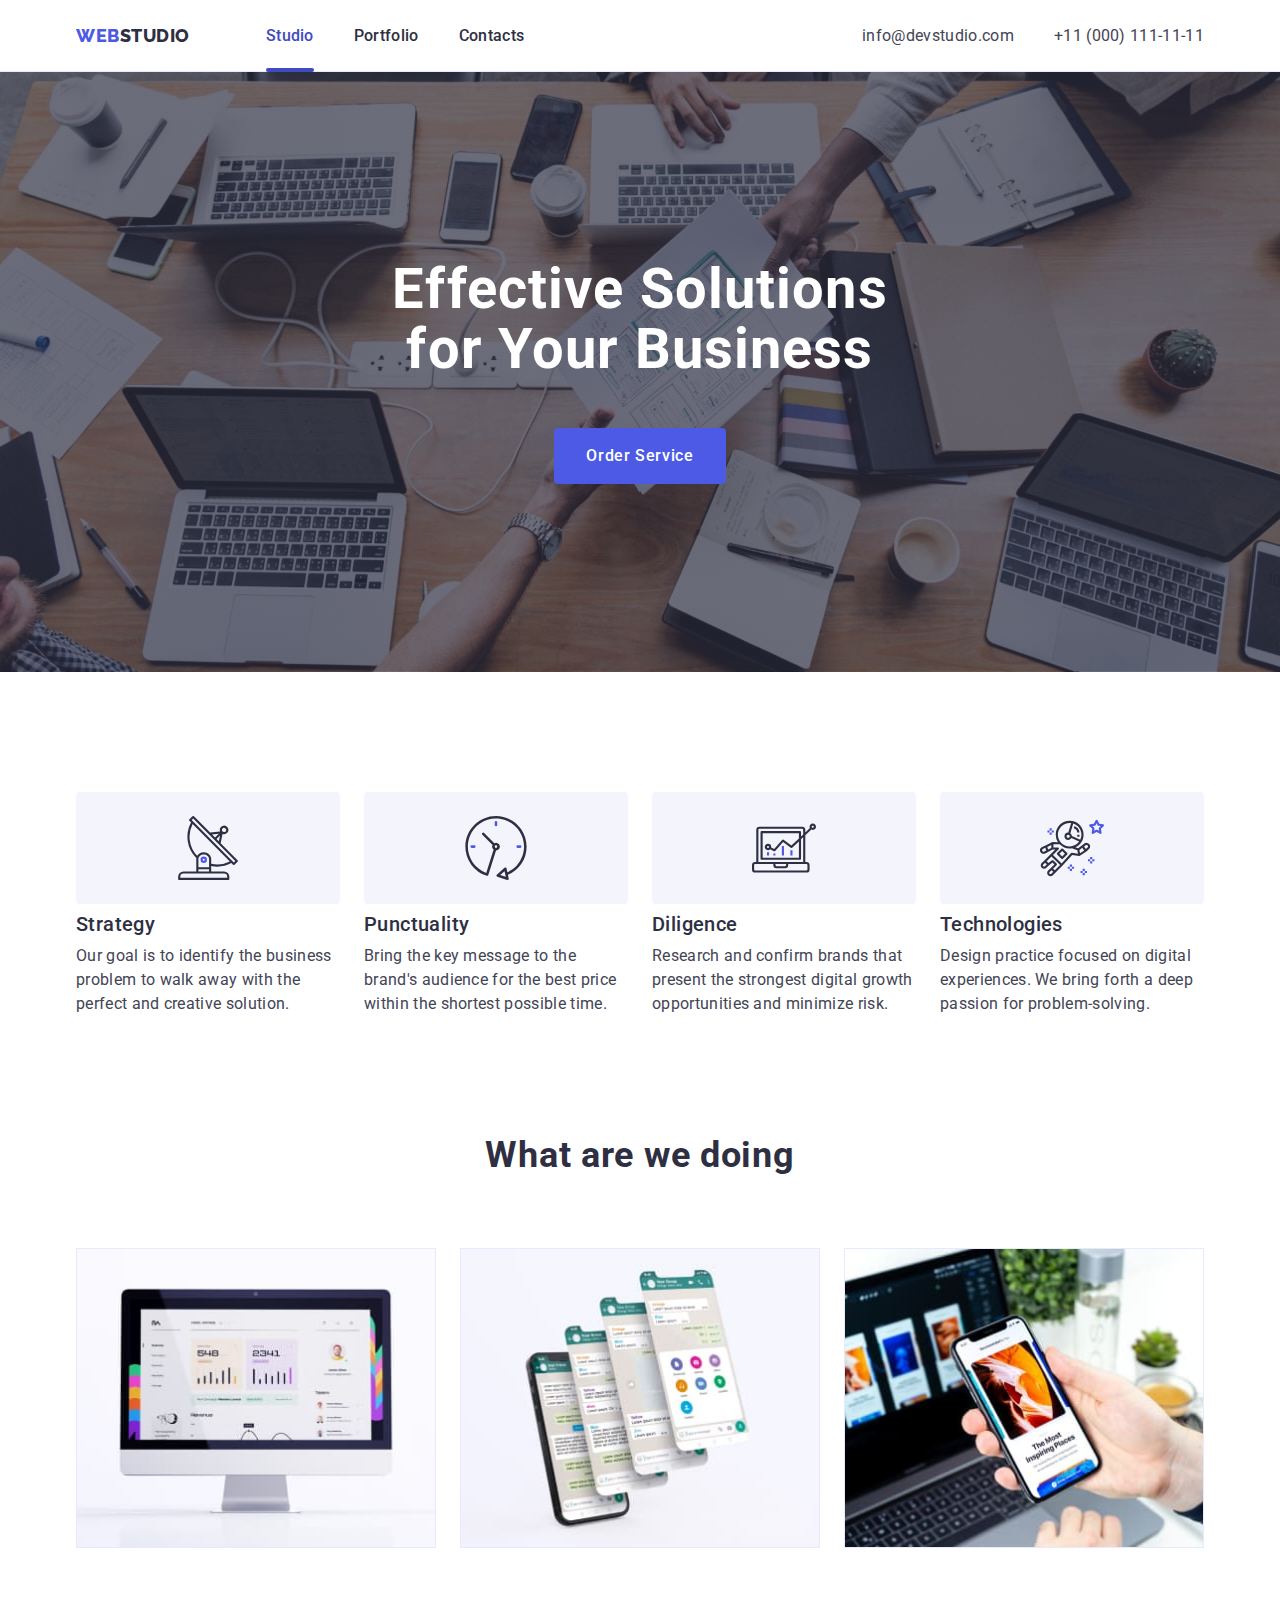
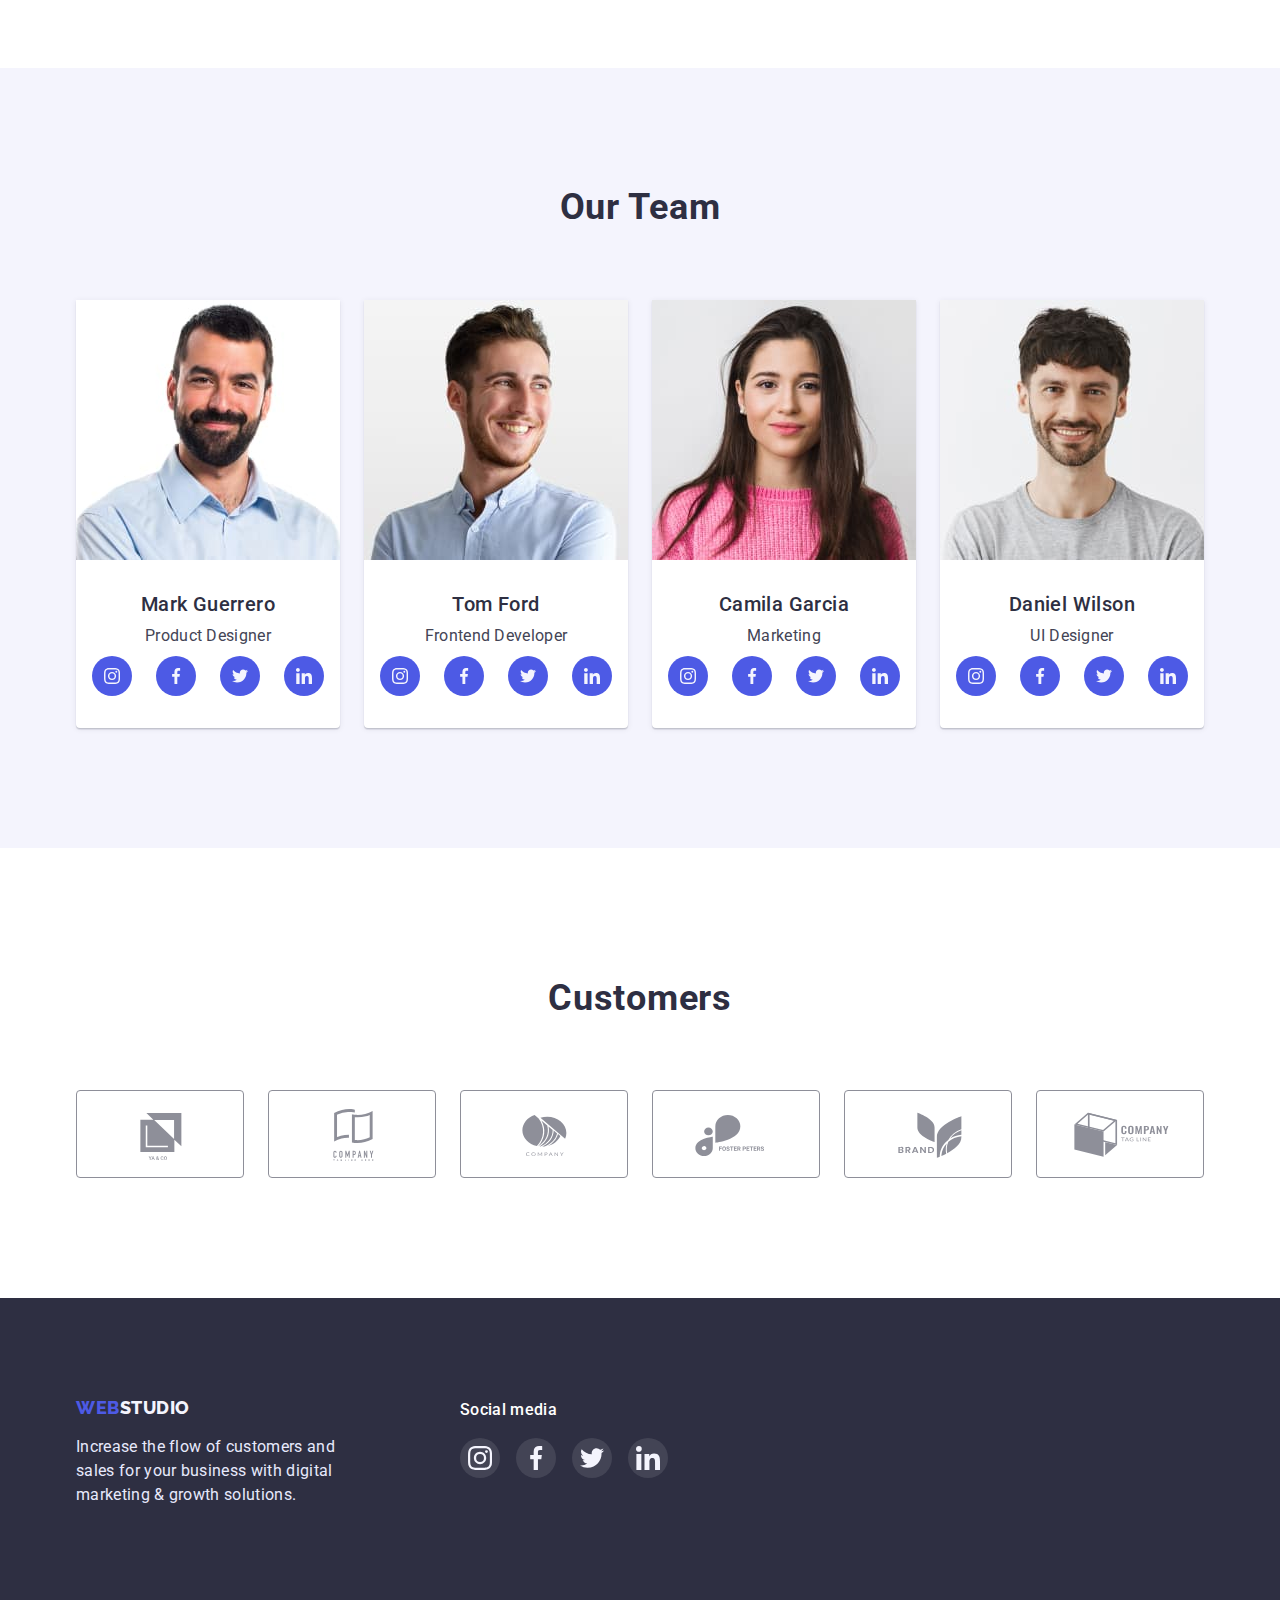
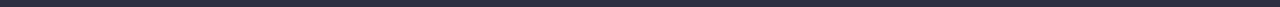
<file: index.html>
<!DOCTYPE html>
<html lang="en">
  <head>
    <meta charset="UTF-8" />
    <meta http-equiv="X-UA-Compatible" content="IE=edge" />
    <meta name="viewport" content="width=device-width, initial-scale=1.0" />
    <title>Web Studio</title>
    <link
      href="https://fonts.googleapis.com/css2?family=Raleway:wght@800&family=Roboto:wght@400;500;700;900&display=swap"
      rel="stylesheet"
    />
    <link rel="stylesheet" href="./css/modern-normalize.css" />
    <link rel="stylesheet" href="./css/styles.css" />
  </head>

  <body>
    <header class="header">
      <div class="container">
        <nav class="header-nav">
          <a class="logo" href="./index.html">
            Web<span class="logo-navy-blue">Studio</span>
          </a>
          <ul class="header-nav-list">
            <li class="header-nav-item">
              <a class="header-nav-list-link active" href="./index.html"
                >Studio</a
              >
            </li>
            <li class="header-nav-item">
              <a class="header-nav-list-link" href="./portfolio.html">
                Portfolio
              </a>
            </li>
            <li class="header-nav-item">
              <a class="header-nav-list-link" href="#">Contacts</a>
            </li>
          </ul>
        </nav>
        <address class="address">
          <ul class="contact-information">
            <li>
              <a href="mailto:info@devstudio.com">info@devstudio.com</a>
            </li>
            <li>
              <a href="tel:+110001111111">+11 (000) 111-11-11</a>
            </li>
          </ul>
        </address>
      </div>
    </header>

    <main>
      <section class="hero-image">
        <div class="container">
          <h1 class="hero-title">Effective Solutions for Your Business</h1>
          <button class="hero-button" type="button" data-modal-open>
            Order Service
          </button>
        </div>
      </section>

      <section class="our-advantages">
        <div class="container">
          <h2 class="visually-hidden">Our advantages</h2>
          <ul class="our-advantages-list">
            <li class="our-advantages-item">
              <div class="our-advantages-item-icon">
                <svg class="our-advantages-icon">
                  <use href="./images/icons.svg#icon-antenna1"></use>
                </svg>
              </div>
              <h3>Strategy</h3>
              <p>
                Our goal is to identify the business problem to walk away with
                the perfect and creative solution.
              </p>
            </li>
            <li class="our-advantages-item">
              <div class="our-advantages-item-icon">
                <svg class="our-advantages-icon">
                  <use href="./images/icons.svg#icon-clock1"></use>
                </svg>
              </div>
              <h3>Punctuality</h3>
              <p>
                Bring the key message to the brand's audience for the best price
                within the shortest possible time.
              </p>
            </li>
            <li class="our-advantages-item">
              <div class="our-advantages-item-icon">
                <svg class="our-advantages-icon">
                  <use href="./images/icons.svg#icon-diagram1"></use>
                </svg>
              </div>
              <h3>Diligence</h3>
              <p>
                Research and confirm brands that present the strongest digital
                growth opportunities and minimize risk.
              </p>
            </li>
            <li class="our-advantages-item">
              <div class="our-advantages-item-icon">
                <svg class="our-advantages-icon">
                  <use href="./images/icons.svg#icon-astronaut1"></use>
                </svg>
              </div>
              <h3>Technologies</h3>
              <p>
                Design practice focused on digital experiences. We bring forth a
                deep passion for problem-solving.
              </p>
            </li>
          </ul>
        </div>
      </section>

      <section class="examples-of-work">
        <div class="container">
          <h2 class="title">What are we doing</h2>
          <ul class="list">
            <li>
              <img src="./images/img1.jpg" alt="picture" width="360" />
            </li>
            <li>
              <img src="./images/img2.jpg" alt="picture" width="360" />
            </li>
            <li>
              <img src="./images/img3.jpg" alt="picture" width="360" />
            </li>
          </ul>
        </div>
      </section>

      <section class="our-team">
        <div class="container">
          <h2 class="title">Our Team</h2>
          <ul class="list">
            <li class="our-team-item">
              <img
                src="./images/mark-guerrero.jpg"
                alt="Mark Guerrero"
                width="264"
              />
              <div class="our-team-content">
                <h3 class="name">Mark Guerrero</h3>
                <p class="profession">Product Designer</p>
                <ul class="socials-list">
                  <li class="socials-item">
                    <a class="socials-link" href="#">
                      <svg class="socials-icon">
                        <use href="./images/icons.svg#icon-instagram"></use>
                      </svg>
                    </a>
                  </li>
                  <li class="socials-item">
                    <a class="socials-link" href="#">
                      <svg class="socials-icon">
                        <use href="./images/icons.svg#icon-facebook"></use>
                      </svg>
                    </a>
                  </li>
                  <li class="socials-item">
                    <a class="socials-link" href="#">
                      <svg class="socials-icon">
                        <use href="./images/icons.svg#icon-twitter"></use>
                      </svg>
                    </a>
                  </li>
                  <li class="socials-item">
                    <a class="socials-link" href="#">
                      <svg class="socials-icon">
                        <use href="./images/icons.svg#icon-linkedin"></use>
                      </svg>
                    </a>
                  </li>
                </ul>
              </div>
            </li>
            <li class="our-team-item">
              <img src="./images/tom-ford.jpg" alt="Tom Ford" width="264" />
              <div class="our-team-content">
                <h3 class="name">Tom Ford</h3>
                <p class="profession">Frontend Developer</p>
                <ul class="socials-list">
                  <li class="socials-item">
                    <a class="socials-link" href="#">
                      <svg class="socials-icon">
                        <use href="./images/icons.svg#icon-instagram"></use>
                      </svg>
                    </a>
                  </li>
                  <li class="socials-item">
                    <a class="socials-link" href="#">
                      <svg class="socials-icon">
                        <use href="./images/icons.svg#icon-facebook"></use>
                      </svg>
                    </a>
                  </li>
                  <li class="socials-item">
                    <a class="socials-link" href="#">
                      <svg class="socials-icon">
                        <use href="./images/icons.svg#icon-twitter"></use>
                      </svg>
                    </a>
                  </li>
                  <li class="socials-item">
                    <a class="socials-link" href="#">
                      <svg class="socials-icon">
                        <use href="./images/icons.svg#icon-linkedin"></use>
                      </svg>
                    </a>
                  </li>
                </ul>
              </div>
            </li>
            <li class="our-team-item">
              <img
                src="./images/camila-garcia.jpg"
                alt="Camila Garcia"
                width="264"
              />
              <div class="our-team-content">
                <h3 class="name">Camila Garcia</h3>
                <p class="profession">Marketing</p>
                <ul class="socials-list">
                  <li class="socials-item">
                    <a class="socials-link" href="#">
                      <svg class="socials-icon">
                        <use href="./images/icons.svg#icon-instagram"></use>
                      </svg>
                    </a>
                  </li>
                  <li class="socials-item">
                    <a class="socials-link" href="#">
                      <svg class="socials-icon">
                        <use href="./images/icons.svg#icon-facebook"></use>
                      </svg>
                    </a>
                  </li>
                  <li class="socials-item">
                    <a class="socials-link" href="#">
                      <svg class="socials-icon">
                        <use href="./images/icons.svg#icon-twitter"></use>
                      </svg>
                    </a>
                  </li>
                  <li class="socials-item">
                    <a class="socials-link" href="#">
                      <svg class="socials-icon">
                        <use href="./images/icons.svg#icon-linkedin"></use>
                      </svg>
                    </a>
                  </li>
                </ul>
              </div>
            </li>
            <li class="our-team-item">
              <img
                src="./images/daniel-wilson.jpg"
                alt="Daniel Wilson"
                width="264"
              />
              <div class="our-team-content">
                <h3 class="name">Daniel Wilson</h3>
                <p class="profession">UI Designer</p>
                <ul class="socials-list">
                  <li class="socials-item">
                    <a class="socials-link" href="#">
                      <svg class="socials-icon">
                        <use href="./images/icons.svg#icon-instagram"></use>
                      </svg>
                    </a>
                  </li>
                  <li class="socials-item">
                    <a class="socials-link" href="#">
                      <svg class="socials-icon">
                        <use href="./images/icons.svg#icon-facebook"></use>
                      </svg>
                    </a>
                  </li>
                  <li class="socials-item">
                    <a class="socials-link" href="#">
                      <svg class="socials-icon">
                        <use href="./images/icons.svg#icon-twitter"></use>
                      </svg>
                    </a>
                  </li>
                  <li class="socials-item">
                    <a class="socials-link" href="#">
                      <svg class="socials-icon">
                        <use href="./images/icons.svg#icon-linkedin"></use>
                      </svg>
                    </a>
                  </li>
                </ul>
              </div>
            </li>
          </ul>
        </div>
      </section>

      <section class="customers">
        <div class="container">
          <h2 class="customers-title">Customers</h2>
          <ul class="customers-list">
            <li class="customers-item">
              <a class="customers-link" href="#">
                <svg class="customers-icon">
                  <use href="./images/icons.svg#icon-Logo"></use>
                </svg>
              </a>
            </li>
            <li class="customers-item">
              <a class="customers-link" href="#">
                <svg class="customers-icon">
                  <use href="./images/icons.svg#icon-Logo2"></use>
                </svg>
              </a>
            </li>
            <li class="customers-item">
              <a class="customers-link" href="#">
                <svg class="customers-icon">
                  <use href="./images/icons.svg#icon-Logo3"></use>
                </svg>
              </a>
            </li>
            <li class="customers-item">
              <a class="customers-link" href="#">
                <svg class="customers-icon">
                  <use href="./images/icons.svg#icon-Logo4"></use>
                </svg>
              </a>
            </li>
            <li class="customers-item">
              <a class="customers-link" href="#">
                <svg class="customers-icon">
                  <use href="./images/icons.svg#icon-Logo5"></use>
                </svg>
              </a>
            </li>
            <li class="customers-item">
              <a class="customers-link" href="#">
                <svg class="customers-icon">
                  <use href="./images/icons.svg#icon-Logo6"></use>
                </svg>
              </a>
            </li>
          </ul>
        </div>
      </section>
    </main>

    <footer class="footer">
      <div class="container">
        <div class="footer-description">
          <a class="logo logo--footer" href="./index.html">
            Web<span class="logo-cloud">Studio</span>
          </a>
          <p class="footer-text">
            Increase the flow of customers and sales for your business with
            digital marketing & growth solutions.
          </p>
        </div>
        <div class="footer-socials">
          <h2 class="footer-title">Social media</h2>
          <ul class="footer-list">
            <li class="footer-item">
              <a class="footer-link" href="#">
                <svg class="footer-icon">
                  <use href="./images/icons.svg#icon-instagram"></use>
                </svg>
              </a>
            </li>
            <li class="footer-item">
              <a class="footer-link" href="#">
                <svg class="footer-icon">
                  <use href="./images/icons.svg#icon-facebook"></use>
                </svg>
              </a>
            </li>
            <li class="footer-item">
              <a class="footer-link" href="#">
                <svg class="footer-icon">
                  <use href="./images/icons.svg#icon-twitter"></use>
                </svg>
              </a>
            </li>
            <li class="footer-item">
              <a class="footer-link" href="#">
                <svg class="footer-icon">
                  <use href="./images/icons.svg#icon-linkedin"></use>
                </svg>
              </a>
            </li>
          </ul>
        </div>
      </div>
    </footer>

    <div class="backdrop is-hidden" data-modal>
      <div class="modal">
        <button class="modal-close-button" type="button" data-modal-close>
          <svg class="modal-icon">
            <use href="./images/icons.svg#icon-close"></use>
          </svg>
        </button>
      </div>
    </div>

    <script src="./js/modal.js"></script>
  </body>
</html>
</file>
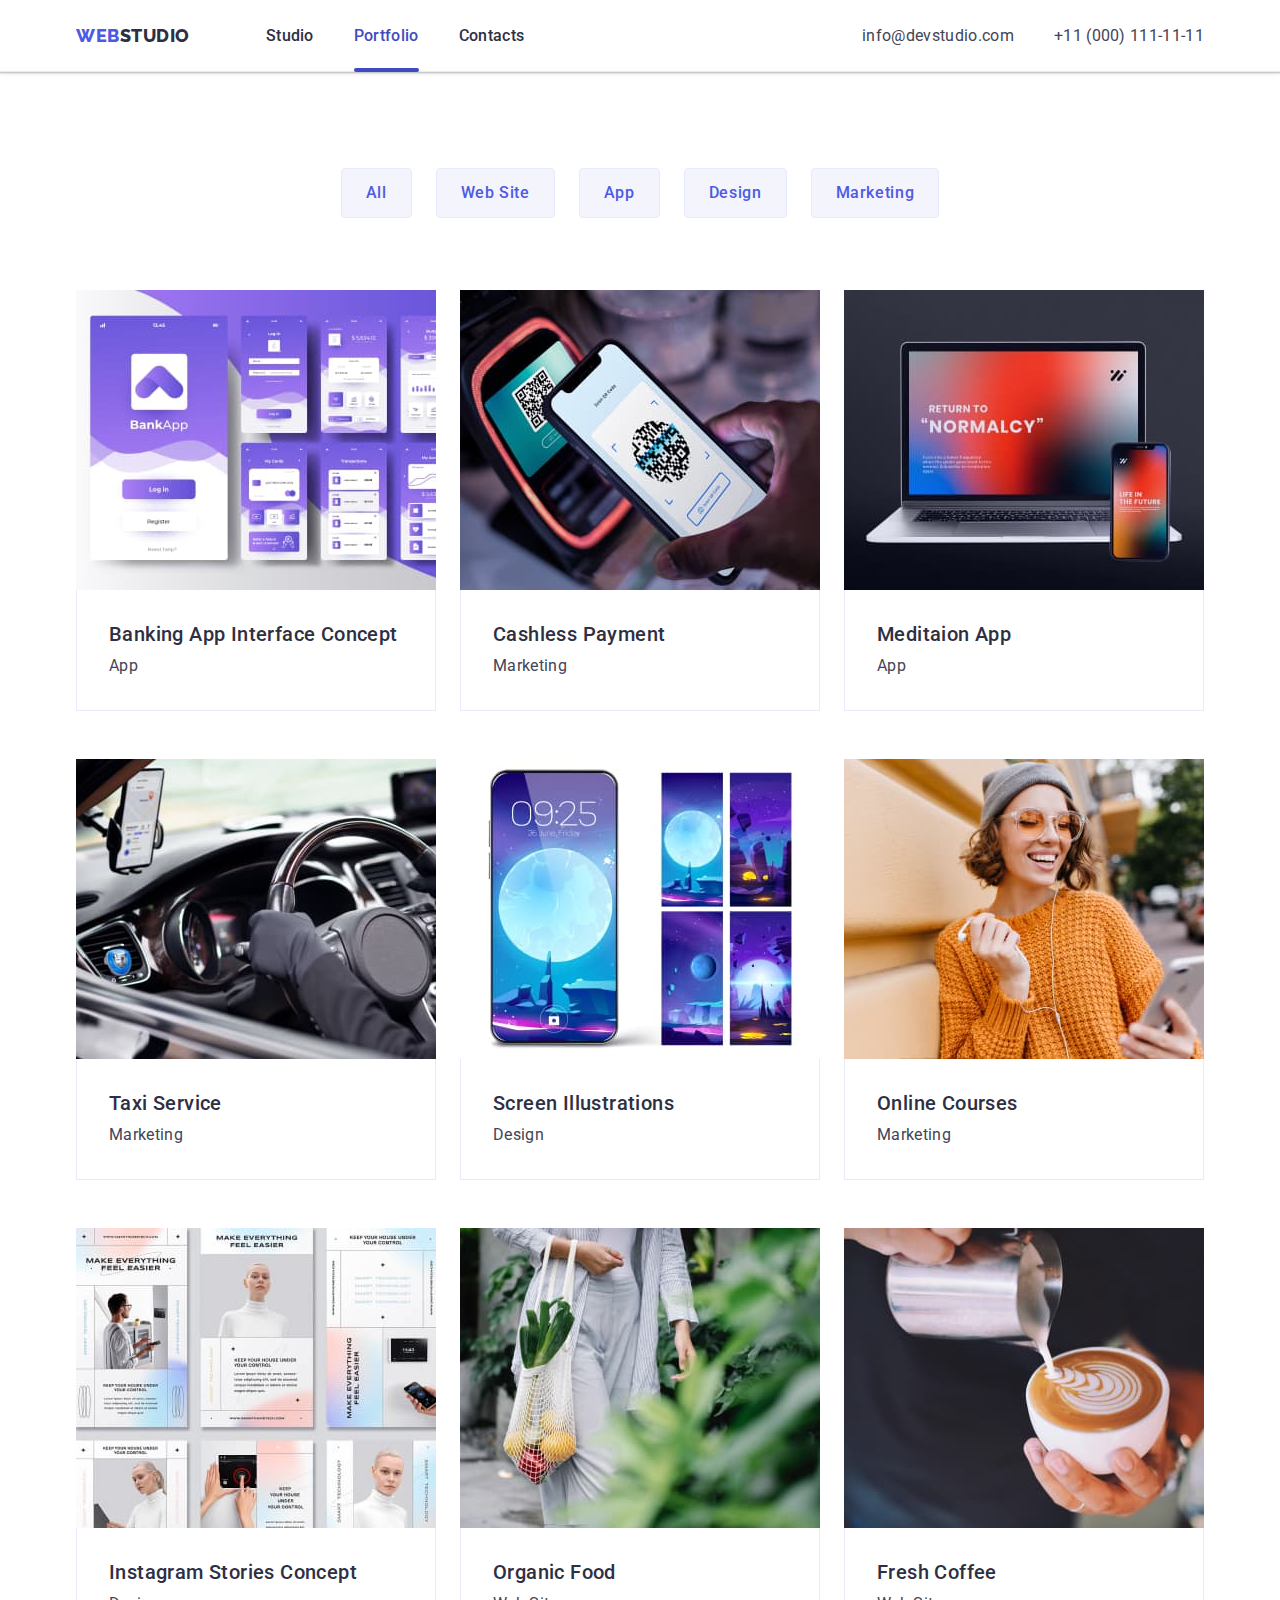
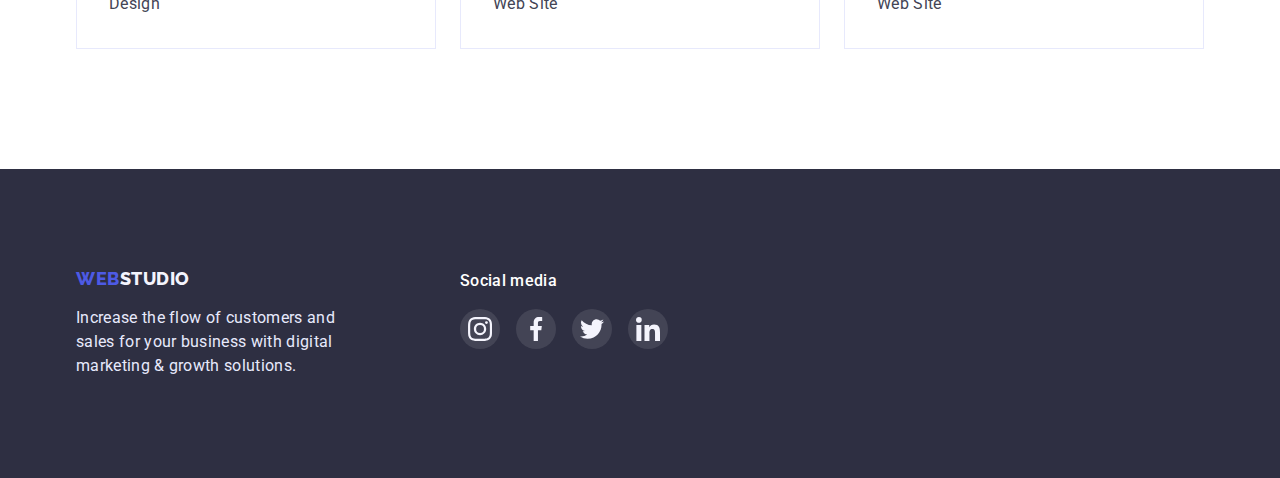
<file: portfolio.html>
<!DOCTYPE html>
<html lang="en">
  <head>
    <meta charset="UTF-8" />
    <meta http-equiv="X-UA-Compatible" content="IE=edge" />
    <meta name="viewport" content="width=device-width, initial-scale=1.0" />
    <title>Portfolio</title>
    <link
      href="https://fonts.googleapis.com/css2?family=Raleway:wght@800&family=Roboto:wght@400;500;700;900&display=swap"
      rel="stylesheet"
    />
    <link rel="stylesheet" href="./css/modern-normalize.css" />
    <link rel="stylesheet" href="./css/styles.css" />
  </head>

  <body>
    <header class="header">
      <div class="container">
        <nav class="header-nav">
          <a class="logo" href="./index.html">
            Web<span class="logo-navy-blue">Studio</span>
          </a>
          <ul class="header-nav-list">
            <li class="header-nav-item">
              <a class="header-nav-list-link" href="./index.html">Studio</a>
            </li>
            <li class="header-nav-item">
              <a class="header-nav-list-link active" href="./portfolio.html"
                >Portfolio</a
              >
            </li>
            <li class="header-nav-item">
              <a class="header-nav-list-link" href="#">Contacts</a>
            </li>
          </ul>
        </nav>
        <address class="address">
          <ul class="contact-information">
            <li>
              <a href="mailto:info@devstudio.com">info@devstudio.com</a>
            </li>
            <li>
              <a href="tel:+110001111111">+11 (000) 111-11-11</a>
            </li>
          </ul>
        </address>
      </div>
    </header>

    <main class="main">
      <section class="projects">
        <div class="container">
          <h1 class="visually-hidden">List of projects</h1>
          <ul class="filter-list">
            <li class="filter-list-item">
              <button class="filter-button" type="button">All</button>
            </li>
            <li class="filter-list-item">
              <button class="filter-button" type="button">Web Site</button>
            </li>
            <li class="filter-list-item">
              <button class="filter-button" type="button">App</button>
            </li>
            <li class="filter-list-item">
              <button class="filter-button" type="button">Design</button>
            </li>
            <li class="filter-list-item">
              <button class="filter-button" type="button">Marketing</button>
            </li>
          </ul>
          <ul class="projects-list">
            <li class="projects-item">
              <a class="projects-link" href="#">
                <div class="projects-image">
                  <img
                    src="./images/banking-app-interface-concept.jpg"
                    alt="Banking App Interface Concept"
                    width="360"
                  />
                  <div class="projects-description">
                    <p>
                      14 Stylish and User-Friendly App Design Concepts · Task
                      Manager App · Calorie Tracker App · Exotic Fruit Ecommerce
                      App · Cloud Storage App
                    </p>
                  </div>
                </div>
                <div class="projects-list-text-content">
                  <h2 class="projects-title">Banking App Interface Concept</h2>
                  <p class="projects-text">App</p>
                </div>
              </a>
            </li>
            <li class="projects-item">
              <a class="projects-link" href="#">
                <div class="projects-image">
                  <img
                    src="./images/cashless-payment.jpg"
                    alt="Cashless Payment"
                    width="360"
                  />
                  <div class="projects-description">
                    <p>
                      14 Stylish and User-Friendly App Design Concepts · Task
                      Manager App · Calorie Tracker App · Exotic Fruit Ecommerce
                      App · Cloud Storage App
                    </p>
                  </div>
                </div>
                <div class="projects-list-text-content">
                  <h2 class="projects-title">Cashless Payment</h2>
                  <p class="projects-text">Marketing</p>
                </div>
              </a>
            </li>
            <li class="projects-item">
              <a class="projects-link" href="#">
                <div class="projects-image">
                  <img
                    src="./images/meditaion-app.jpg"
                    alt="Meditaion App"
                    width="360"
                  />
                  <div class="projects-description">
                    <p>
                      14 Stylish and User-Friendly App Design Concepts · Task
                      Manager App · Calorie Tracker App · Exotic Fruit Ecommerce
                      App · Cloud Storage App
                    </p>
                  </div>
                </div>
                <div class="projects-list-text-content">
                  <h2 class="projects-title">Meditaion App</h2>
                  <p class="projects-text">App</p>
                </div>
              </a>
            </li>
            <li class="projects-item">
              <a class="projects-link" href="#">
                <div class="projects-image">
                  <img
                    src="./images/taxi-service.jpg"
                    alt="Taxi Service"
                    width="360"
                  />
                  <div class="projects-description">
                    <p>
                      14 Stylish and User-Friendly App Design Concepts · Task
                      Manager App · Calorie Tracker App · Exotic Fruit Ecommerce
                      App · Cloud Storage App
                    </p>
                  </div>
                </div>
                <div class="projects-list-text-content">
                  <h2 class="projects-title">Taxi Service</h2>
                  <p class="projects-text">Marketing</p>
                </div>
              </a>
            </li>
            <li class="projects-item">
              <a class="projects-link" href="#">
                <div class="projects-image">
                  <img
                    src="./images/screen-illustrations.jpg"
                    alt="Screen Illustrations"
                    width="360"
                  />
                  <div class="projects-description">
                    <p>
                      14 Stylish and User-Friendly App Design Concepts · Task
                      Manager App · Calorie Tracker App · Exotic Fruit Ecommerce
                      App · Cloud Storage App
                    </p>
                  </div>
                </div>
                <div class="projects-list-text-content">
                  <h2 class="projects-title">Screen Illustrations</h2>
                  <p class="projects-text">Design</p>
                </div>
              </a>
            </li>
            <li class="projects-item">
              <a class="projects-link" href="#">
                <div class="projects-image">
                  <img
                    src="./images/online-courses.jpg"
                    alt="Online Courses"
                    width="360"
                  />
                  <div class="projects-description">
                    <p>
                      14 Stylish and User-Friendly App Design Concepts · Task
                      Manager App · Calorie Tracker App · Exotic Fruit Ecommerce
                      App · Cloud Storage App
                    </p>
                  </div>
                </div>
                <div class="projects-list-text-content">
                  <h2 class="projects-title">Online Courses</h2>
                  <p class="projects-text">Marketing</p>
                </div>
              </a>
            </li>
            <li class="projects-item">
              <a class="projects-link" href="#">
                <div class="projects-image">
                  <img
                    src="./images/instagram-stories-concept.jpg"
                    alt="Instagram Stories Concept"
                    width="360"
                  />
                  <div class="projects-description">
                    <p>
                      14 Stylish and User-Friendly App Design Concepts · Task
                      Manager App · Calorie Tracker App · Exotic Fruit Ecommerce
                      App · Cloud Storage App
                    </p>
                  </div>
                </div>
                <div class="projects-list-text-content">
                  <h2 class="projects-title">Instagram Stories Concept</h2>
                  <p class="projects-text">Design</p>
                </div>
              </a>
            </li>
            <li class="projects-item">
              <a class="projects-link" href="#">
                <div class="projects-image">
                  <img
                    src="./images/organic-food.jpg"
                    alt="Organic Food"
                    width="360"
                  />
                  <div class="projects-description">
                    <p>
                      14 Stylish and User-Friendly App Design Concepts · Task
                      Manager App · Calorie Tracker App · Exotic Fruit Ecommerce
                      App · Cloud Storage App
                    </p>
                  </div>
                </div>
                <div class="projects-list-text-content">
                  <h2 class="projects-title">Organic Food</h2>
                  <p class="projects-text">Web Site</p>
                </div>
              </a>
            </li>
            <li class="projects-item">
              <a class="projects-link" href="#">
                <div class="projects-image">
                  <img
                    src="./images/fresh-coffee.jpg"
                    alt="Fresh Coffee"
                    width="360"
                  />
                  <div class="projects-description">
                    <p>
                      14 Stylish and User-Friendly App Design Concepts · Task
                      Manager App · Calorie Tracker App · Exotic Fruit Ecommerce
                      App · Cloud Storage App
                    </p>
                  </div>
                </div>
                <div class="projects-list-text-content">
                  <h2 class="projects-title">Fresh Coffee</h2>
                  <p class="projects-text">Web Site</p>
                </div>
              </a>
            </li>
          </ul>
        </div>
      </section>
    </main>

    <footer class="footer">
      <div class="container">
        <div class="footer-description">
          <a class="logo logo--footer" href="./index.html">
            Web<span class="logo-cloud">Studio</span>
          </a>
          <p class="footer-text">
            Increase the flow of customers and sales for your business with
            digital marketing & growth solutions.
          </p>
        </div>
        <div class="footer-socials">
          <h2 class="footer-title">Social media</h2>
          <ul class="footer-list">
            <li class="footer-item">
              <a class="footer-link" href="#">
                <svg class="footer-icon">
                  <use href="./images/icons.svg#icon-instagram"></use>
                </svg>
              </a>
            </li>
            <li class="footer-item">
              <a class="footer-link" href="#">
                <svg class="footer-icon">
                  <use href="./images/icons.svg#icon-facebook"></use>
                </svg>
              </a>
            </li>
            <li class="footer-item">
              <a class="footer-link" href="#">
                <svg class="footer-icon">
                  <use href="./images/icons.svg#icon-twitter"></use>
                </svg>
              </a>
            </li>
            <li class="footer-item">
              <a class="footer-link" href="#">
                <svg class="footer-icon">
                  <use href="./images/icons.svg#icon-linkedin"></use>
                </svg>
              </a>
            </li>
          </ul>
        </div>
      </div>
    </footer>
  </body>
</html>
</file>
<file: css/styles.css>
:root {
  /* fonts */
  --main-font-family: "Roboto", "Verdana", "Tahoma", sans-serif;
  --second-font-family: "Raleway", Arial, Helvetica, sans-serif;

  /* colors */
  --body-background: #e5e5e5;
  --white: #fff;
  --iris: #4d5ae5;
  --navy-blue: #2e2f42;
  --slate: #434455;
  --cloud: #f4f4fd;
  --cornflower: #e7e9fc;
  --ocean: #404bbf;
  --light-slate: #8e8f99;
  --green: #31d0aa;
  --white-transparent-90: rgba(255, 255, 255, 0.1);
  --modal-bg: #fcfcfc;
  --modal-icon: #000000;

  /* transition */
  --default-timing-transition: cubic-bezier(0.4, 0, 0.2, 1);
  --default-duration-transition: 250ms;
}

body {
  font-family: var(--main-font-family);
  color: var(--slate);
}

p,
h1,
h2,
h3,
h4,
h5,
h6 {
  margin-top: 0;
}

ul {
  margin: 0;
  padding: 0;
  list-style: none;
}

img {
  display: block;
  max-width: 100%;
  height: auto;
}

.visually-hidden {
  position: absolute;
  width: 1px;
  height: 1px;
  margin: -1px;
  border: 0;
  padding: 0;
  white-space: nowrap;
  clip-path: inset(100%);
  clip: rect(0 0 0 0);
  overflow: hidden;
}

.container {
  max-width: 1158px;
  margin: 0 auto;
  padding: 0 15px;
}

.header {
  border-bottom: 1px solid var(--cornflower);
  box-shadow: 0px 2px 1px rgba(46, 47, 66, 0.08),
    0px 1px 1px rgba(46, 47, 66, 0.16), 0px 1px 6px rgba(46, 47, 66, 0.08);
}

.header .container {
  display: flex;
  align-items: center;
}

.header-nav {
  display: flex;
  align-items: center;
}

.logo {
  margin-right: 76px;
  font-family: var(--second-font-family);
  font-weight: 800;
  font-size: 18px;
  line-height: 1.33;
  letter-spacing: 0.03em;
  color: var(--iris);
  text-decoration: none;
  text-transform: uppercase;
}

.logo--footer {
  display: inline-block;
  margin-bottom: 16px;
  line-height: 1.16;
}

.logo-navy-blue {
  color: var(--navy-blue);
}

.logo-cloud {
  color: var(--cloud);
}

.header-nav-list {
  display: flex;
}

.header-nav-item {
  margin-right: 40px;
}

.header-nav-item:last-child {
  margin-right: 0px;
}

.header-nav-list-link {
  position: relative;
  display: block;
  padding-top: 24px;
  padding-bottom: 23px;
  font-weight: 500;
  font-size: 16px;
  line-height: 1.5;
  letter-spacing: 0.02em;
  color: var(--navy-blue);
  text-decoration: none;
  transition: color var(--default-duration-transition)
    var(--default-timing-transition);
}

.header-nav-list-link[href]:hover,
.header-nav-list-link:focus,
.header-nav-list-link.active {
  color: var(--ocean);
}

.header-nav-list-link.active::after {
  position: absolute;
  left: 0;
  bottom: -1px;
  display: block;
  width: 100%;
  height: 4px;

  background-color: currentColor;
  border-radius: 2px;
  content: " ";
}

.address {
  margin-left: auto;
  font-style: normal;
}

.contact-information {
  display: flex;
  gap: 40px;
}

.address .contact-information a {
  font-size: 16px;
  line-height: 1.5;
  letter-spacing: 0.02em;
  color: var(--slate);
  text-decoration: none;
  transition: color var(--default-duration-transition)
    var(--default-timing-transition);
}

.address .contact-information a:hover,
.address .contact-information a:focus {
  color: var(--ocean);
}

.hero-image {
  max-width: 1440px;
  margin-right: auto;
  margin-left: auto;
  padding: 188px 0;
  background-image: linear-gradient(
      rgba(46, 47, 66, 0.7),
      rgba(46, 47, 66, 0.7)
    ),
    url(../images/background-image.jpg);
  background-repeat: no-repeat;
  background-position: center;
  background-size: cover;
}

.hero-image .container {
  display: flex;
  flex-direction: column;
  align-items: center;
}

.hero-title {
  max-width: 496px;
  margin-bottom: 48px;
  font-size: 56px;
  line-height: 1.07;
  letter-spacing: 0.02em;
  color: var(--white);
  text-align: center;
}

.hero-button {
  padding: 16px 32px;
  font-weight: 500;
  font-size: 16px;
  font-family: var(--main-font-family);
  line-height: 1.5;
  letter-spacing: 0.04em;
  color: var(--white);
  background: var(--iris);
  border: none;
  border-radius: 4px;
  cursor: pointer;
  transition: background-color var(--default-duration-transition)
    var(--default-timing-transition);
}

.hero-button:hover,
.hero-button:focus {
  background-color: var(--ocean);
}

.our-advantages {
  padding: 120px 0;
}

.our-advantages-list {
  display: flex;
  flex-wrap: wrap;
  gap: 24px;
}

.our-advantages-item {
  width: calc((100% - 3 * 24px) / 4);
}

.our-advantages-item-icon {
  display: flex;
  align-items: center;
  justify-content: center;
  height: 112px;
  margin-bottom: 8px;
  background-color: var(--cloud);
  border-radius: 4px;
}

.our-advantages-icon {
  width: 64px;
  height: 64px;
  fill: var(--navy-blue);
}

.our-advantages .our-advantages-list h3 {
  margin-bottom: 8px;
  font-weight: 500;
  font-size: 20px;
  line-height: 1.2;
  letter-spacing: 0.02em;
  color: var(--navy-blue);
}

.our-advantages .our-advantages-list p {
  margin-bottom: 0;
  font-size: 16px;
  line-height: 1.5;
  letter-spacing: 0.02em;
}

.examples-of-work {
  padding-bottom: 120px;
}

.examples-of-work .title {
  margin-bottom: 72px;
  font-size: 36px;
  line-height: 1.11;
  letter-spacing: 0.02em;
  color: var(--navy-blue);
  text-align: center;
}

.examples-of-work .list {
  display: flex;
  gap: 24px;
}

.examples-of-work li {
  width: 360px;
  border: 1px solid var(--cornflower);
}

.our-team {
  padding: 120px 0;
  background: var(--cloud);
}

.our-team .title {
  margin-bottom: 72px;
  font-size: 36px;
  line-height: 1.11;
  letter-spacing: 0.02em;
  color: var(--navy-blue);
  text-align: center;
}

.our-team .list {
  display: flex;
  flex-wrap: wrap;
  gap: 24px;
}

.our-team-item {
  width: calc((100% - 3 * 24px) / 4);
  background: var(--white);
  border-radius: 0px 0px 4px 4px;
  box-shadow: 0px 1px 6px rgba(46, 47, 66, 0.08),
    0px 1px 1px rgba(46, 47, 66, 0.16), 0px 2px 1px rgba(46, 47, 66, 0.08);
}

.our-team-content {
  padding: 32px 16px;
}

.our-team .name {
  margin-bottom: 8px;
  font-weight: 500;
  font-size: 20px;
  line-height: 1.2;
  letter-spacing: 0.02em;
  color: var(--navy-blue);
  text-align: center;
}

.our-team .profession {
  margin-bottom: 8px;
  font-size: 16px;
  line-height: 1.5;
  letter-spacing: 0.02em;
  text-align: center;
}

.socials-list {
  display: flex;
  gap: 24px;
}

.socials-item {
  width: 40px;
  height: 40px;
}

.socials-link {
  display: flex;
  align-items: center;
  justify-content: center;
  width: 100%;
  height: 100%;
  background-color: var(--iris);
  border-radius: 50%;
  transition: background-color var(--default-duration-transition)
    var(--default-timing-transition);
}

.socials-link:hover,
.socials-link:focus {
  background-color: var(--ocean);
}

.socials-icon {
  width: 16px;
  height: 16px;
  fill: var(--cloud);
}

.customers {
  padding: 130px 0 120px;
}

.customers-title {
  margin-bottom: 72px;
  font-size: 36px;
  line-height: 40px;
  letter-spacing: 0.02em;
  color: var(--navy-blue);
  text-align: center;
}

.customers-list {
  display: flex;
  gap: 24px;
}

.customers-item {
  width: calc((100% - 5 * 24px) / 6);
  height: 88px;
}

.customers-link {
  display: flex;
  align-items: center;
  justify-content: center;
  width: 100%;
  height: 100%;
  color: var(--light-slate);
  border: 1px solid currentColor;
  border-radius: 4px;
  transition: color var(--default-duration-transition)
    var(--default-timing-transition);
}

.customers-link:hover,
.customers-link:focus {
  color: var(--ocean);
}

.customers-icon {
  width: 104px;
  height: 56px;
  fill: currentColor;
}

.footer {
  padding-top: 100px;
  padding-bottom: 100px;
  background: var(--navy-blue);
}

.footer .container {
  display: flex;
  gap: 120px;
}

.footer-text {
  max-width: 264px;
  margin-bottom: 0;
  font-size: 16px;
  line-height: 1.5;
  letter-spacing: 0.02em;
  color: var(--cornflower);
}

.footer-title {
  margin-bottom: 16px;
  font-weight: 500;
  font-size: 16px;
  line-height: 24px;
  letter-spacing: 0.02em;
  color: var(--white);
}

.footer-list {
  display: flex;
  gap: 16px;
}

.footer-item {
  width: 40px;
  height: 40px;
}

.footer-link {
  display: flex;
  align-items: center;
  justify-content: center;
  width: 100%;
  height: 100%;
  background: var(--white-transparent-90);
  border-radius: 50%;
  transition: background-color var(--default-duration-transition)
    var(--default-timing-transition);
}

.footer-link:hover,
.footer-link:focus {
  background-color: var(--green);
}

.footer-icon {
  width: 24px;
  height: 24px;
  fill: var(--cloud);
}

.projects {
  padding-top: 96px;
  padding-bottom: 120px;
}

.filter-list {
  display: flex;
  justify-content: center;
  gap: 24px;
  margin-bottom: 72px;
}

.filter-button {
  padding: 12px 24px;
  font-weight: 500;
  font-size: 16px;
  font-family: var(--main-font-family);
  line-height: 1.5;
  letter-spacing: 0.04em;
  color: var(--iris);
  background: var(--cloud);
  border: 1px solid var(--cornflower);
  border-radius: 4px;
  cursor: pointer;
  transition-property: color, background-color, border-color, box-shadow;
  transition-duration: var(--default-duration-transition);
  transition-timing-function: var(--default-timing-transition);
}

.filter-button:hover,
.filter-button:focus {
  color: var(--white);
  background-color: var(--ocean);
  border-color: var(--ocean);
  box-shadow: 0px 3px 1px rgba(0, 0, 0, 0.1), 0px 2px 1px rgba(0, 0, 0, 0.08),
    0px 2px 2px rgba(0, 0, 0, 0.12);
}

.projects-list {
  display: flex;
  gap: 48px 24px;
  flex-wrap: wrap;
  background: var(--white);
}

.projects-item {
  width: calc((100% - 2 * 24px) / 3);
}

.projects-link {
  display: block;
  text-decoration: none;
  color: currentColor;
  transition: box-shadow var(--default-duration-transition)
    var(--default-timing-transition);
}

.projects-link:hover,
.projects-link:focus {
  box-shadow: 0px 1px 6px rgba(46, 47, 66, 0.08),
    0px 1px 1px rgba(46, 47, 66, 0.16), 0px 2px 1px rgba(46, 47, 66, 0.08);
}

.projects-link:hover .projects-list-text-content,
.projects-link:focus .projects-list-text-content {
  border-color: var(--cloud);
}

.projects-link:hover .projects-description,
.projects-link:focus .projects-description {
  transform: translateY(0);
}

.projects-image {
  position: relative;
  overflow: hidden;
}

.projects-description {
  position: absolute;
  padding: 40px 32px;
  top: 0;
  left: 0;
  width: 100%;
  height: 100%;
  font-size: 16px;
  line-height: 24px;
  letter-spacing: 0.02em;
  color: var(--cloud);
  background-color: var(--iris);
  transform: translateY(100%);
  transition: transform var(--default-duration-transition)
    var(--default-timing-transition);
}

.projects-list-text-content {
  padding: 32px;
  border: 1px solid var(--cornflower);
  border-top: none;
  transition: border-color var(--default-duration-transition)
    var(--default-timing-transition);
}

.projects-title {
  margin-bottom: 8px;
  font-weight: 500;
  font-size: 20px;
  line-height: 1.2;
  letter-spacing: 0.02em;
  color: var(--navy-blue);
}

.projects-text {
  margin: 0;
  font-size: 16px;
  line-height: 1.5;
  letter-spacing: 0.02em;
}

/* MODAL */

.backdrop {
  position: fixed;
  top: 0;
  left: 0;
  display: flex;
  align-items: center;
  justify-content: center;
  width: 100%;
  height: 100%;
  background-color: rgba(46, 47, 66, 0.4);
  transition-property: opacity, visibility;
  transition-duration: 500ms;
  transition-timing-function: var(--default-timing-transition);
}

.backdrop.is-hidden {
  opacity: 0;
  visibility: hidden;
  pointer-events: none;
}

.modal {
  position: relative;
  overflow: auto;
  width: 100%;
  max-width: 408px;
  max-height: 576px;
  height: 100%;
  background-color: var(--modal-bg);
  box-shadow: 0px 1px 1px rgba(0, 0, 0, 0.14), 0px 1px 3px rgba(0, 0, 0, 0.12),
    0px 2px 1px rgba(0, 0, 0, 0.2);
  border-radius: 4px;
  transition: transform var(--default-duration-transition)
    var(--default-timing-transition);
}

.backdrop.is-hidden .modal {
  transform: scale(0);
}

.modal-close-button {
  position: absolute;
  top: 24px;
  right: 24px;
  display: flex;
  align-items: center;
  justify-content: center;
  width: 24px;
  height: 24px;
  padding: 0;
  border-radius: 50%;
  background-color: var(--cornflower);
  border: 1px solid rgba(0, 0, 0, 0.1);
  cursor: pointer;
  transition: background-color var(--default-duration-transition)
    var(--default-timing-transition);
}

.modal-close-button:hover,
.modal-close-button:focus {
  background-color: var(--ocean);
}

.modal-icon {
  width: 8px;
  height: 8px;
  fill: var(--modal-icon);
  transition: fill var(--default-duration-transition)
    var(--default-timing-transition);
}

.modal-close-button:hover .modal-icon,
.modal-close-button:focus .modal-icon {
  fill: var(--white);
}
</file>
